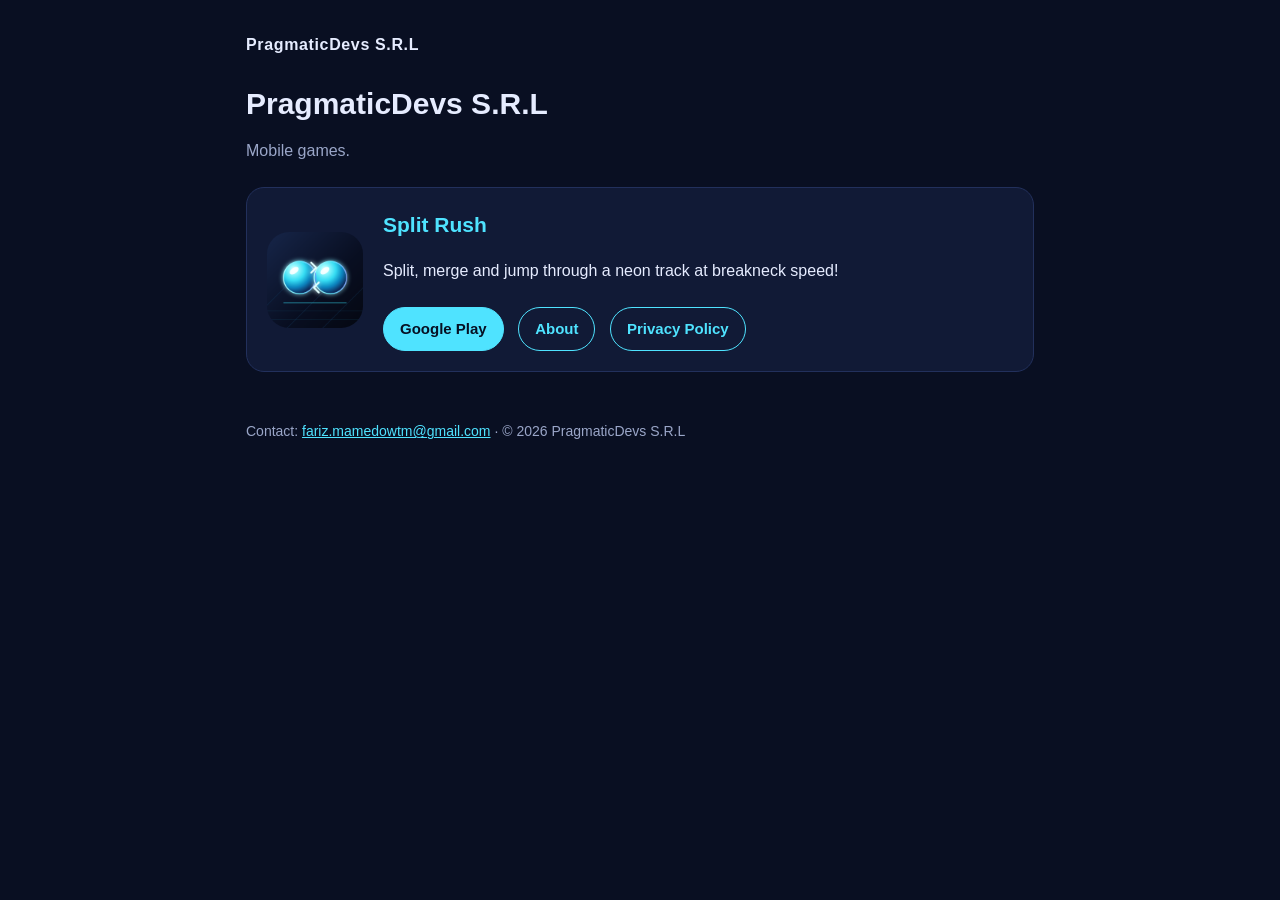
<file: index.html>
<!doctype html>
<html lang="en">
<head>
<meta charset="utf-8">
<meta name="viewport" content="width=device-width, initial-scale=1">
<title>PragmaticDevs S.R.L</title>
<meta name="description" content="PragmaticDevs S.R.L — mobile games.">
<link rel="icon" href="split-rush/icon.png">
<link rel="stylesheet" href="assets/style.css">
</head>
<body>
<div class="wrap">
<header class="site"><a href="./">PragmaticDevs S.R.L</a></header>
<h1>PragmaticDevs S.R.L</h1>
<p class="muted">Mobile games.</p>

<div class="card">
  <img src="split-rush/icon.png" alt="Split Rush icon" width="96" height="96">
  <div>
    <h2>Split Rush</h2>
    <p>Split, merge and jump through a neon track at breakneck speed!</p>
    <a class="btn primary" href="https://play.google.com/store/apps/details?id=com.splitrush.pragmaticdevs.io">Google Play</a>
    <a class="btn" href="split-rush/">About</a>
    <a class="btn" href="split-rush/privacy.html">Privacy Policy</a>
  </div>
</div>

<footer>Contact: <a href="mailto:fariz.mamedowtm@gmail.com">fariz.mamedowtm@gmail.com</a> · © 2026 PragmaticDevs S.R.L</footer>
</div>
</body>
</html>
</file>
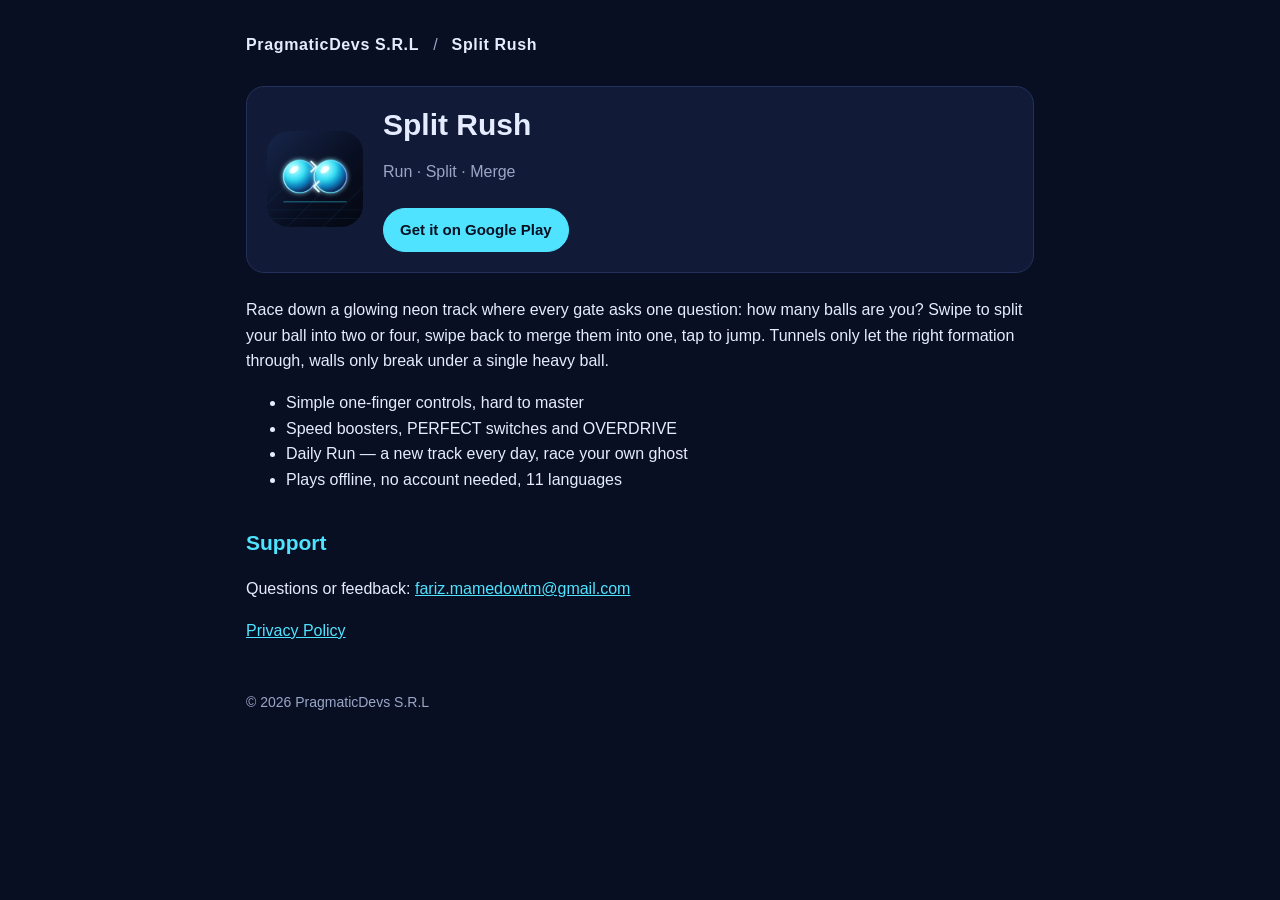
<file: split-rush/index.html>
<!doctype html>
<html lang="en">
<head>
<meta charset="utf-8">
<meta name="viewport" content="width=device-width, initial-scale=1">
<title>Split Rush</title>
<meta name="description" content="Split Rush — a neon runner where you split, merge and jump at breakneck speed.">
<link rel="icon" href="icon.png">
<link rel="stylesheet" href="../assets/style.css">
</head>
<body>
<div class="wrap">
<header class="site"><a href="../">PragmaticDevs S.R.L</a><span class="muted">/</span><a href="./">Split Rush</a></header>

<div class="card">
  <img src="icon.png" alt="Split Rush icon" width="96" height="96">
  <div>
    <h1>Split Rush</h1>
    <p class="muted">Run · Split · Merge</p>
    <a class="btn primary" href="https://play.google.com/store/apps/details?id=com.splitrush.pragmaticdevs.io">Get it on Google Play</a>
  </div>
</div>

<p>Race down a glowing neon track where every gate asks one question: how many balls are you? Swipe to split your ball into two or four, swipe back to merge them into one, tap to jump. Tunnels only let the right formation through, walls only break under a single heavy ball.</p>
<ul>
  <li>Simple one-finger controls, hard to master</li>
  <li>Speed boosters, PERFECT switches and OVERDRIVE</li>
  <li>Daily Run — a new track every day, race your own ghost</li>
  <li>Plays offline, no account needed, 11 languages</li>
</ul>

<h2>Support</h2>
<p>Questions or feedback: <a href="mailto:fariz.mamedowtm@gmail.com">fariz.mamedowtm@gmail.com</a></p>
<p><a href="privacy.html">Privacy Policy</a></p>

<footer>© 2026 PragmaticDevs S.R.L</footer>
</div>
</body>
</html>
</file>
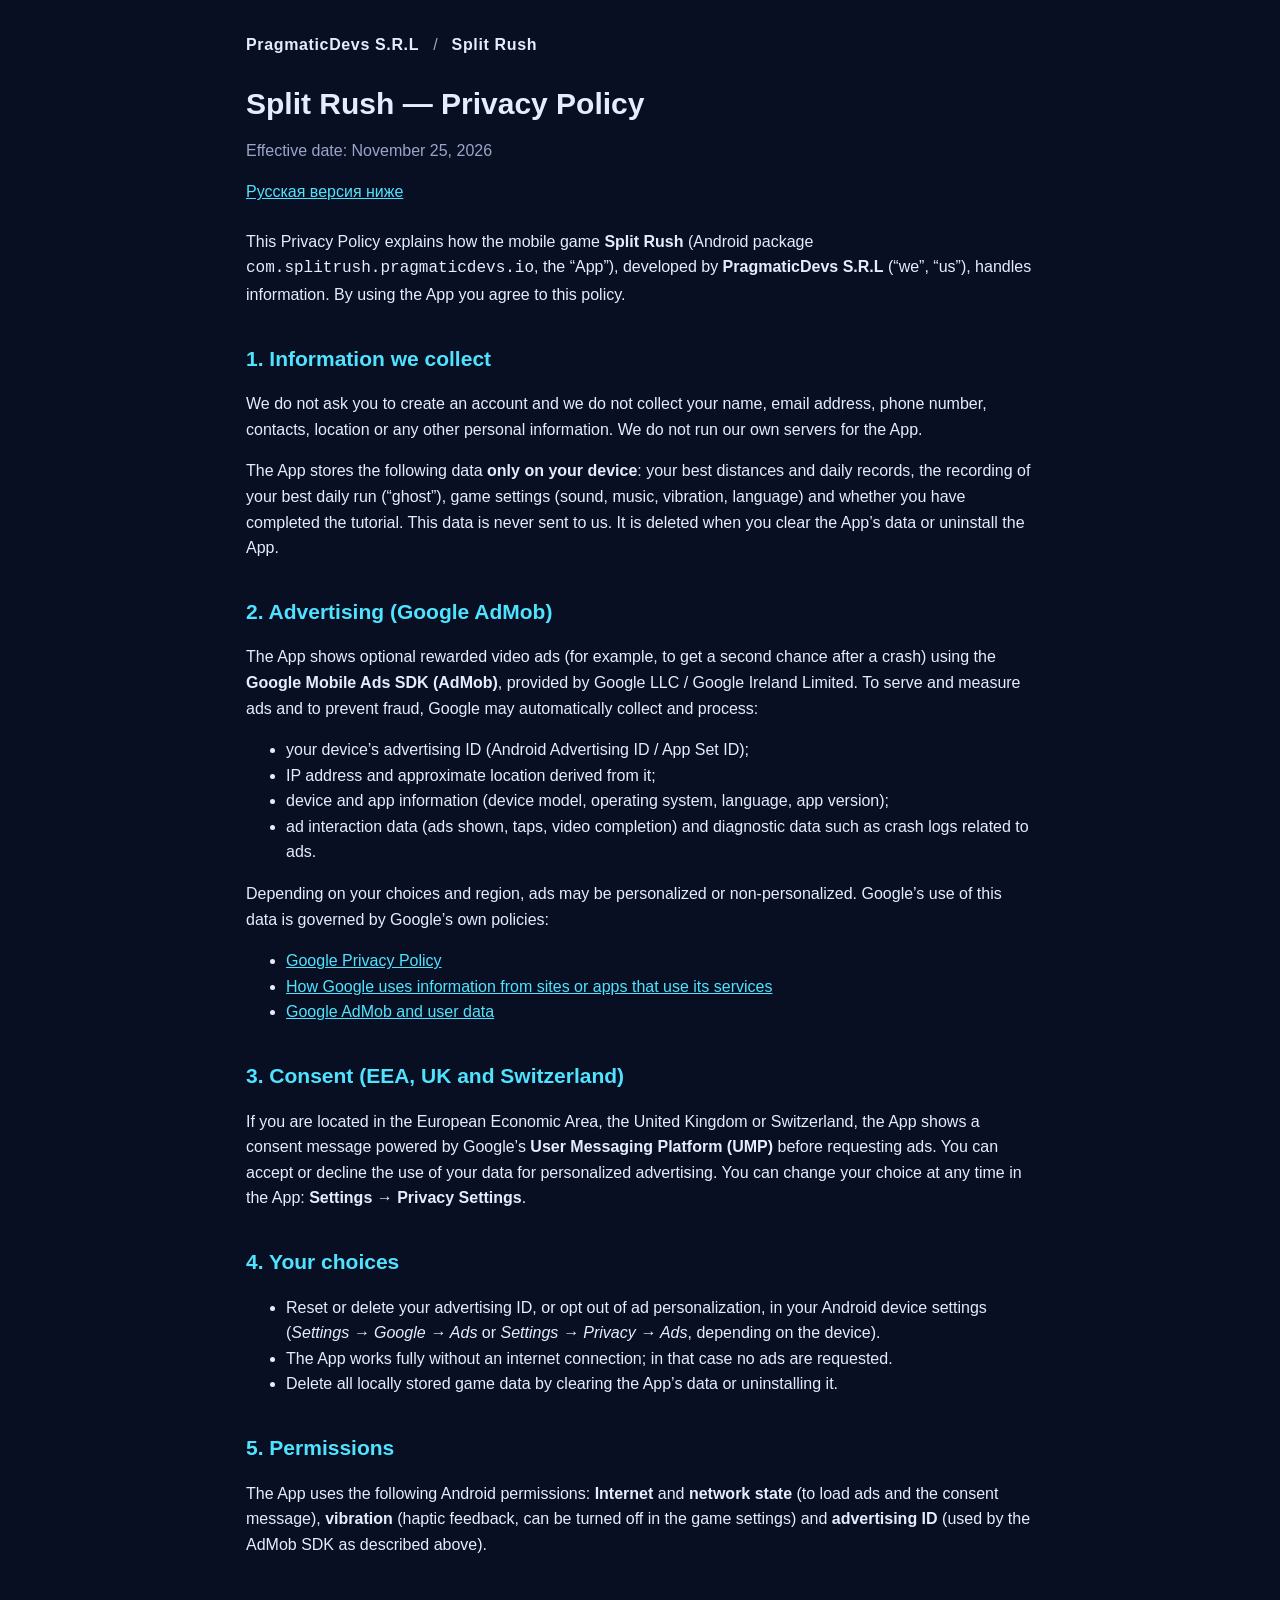
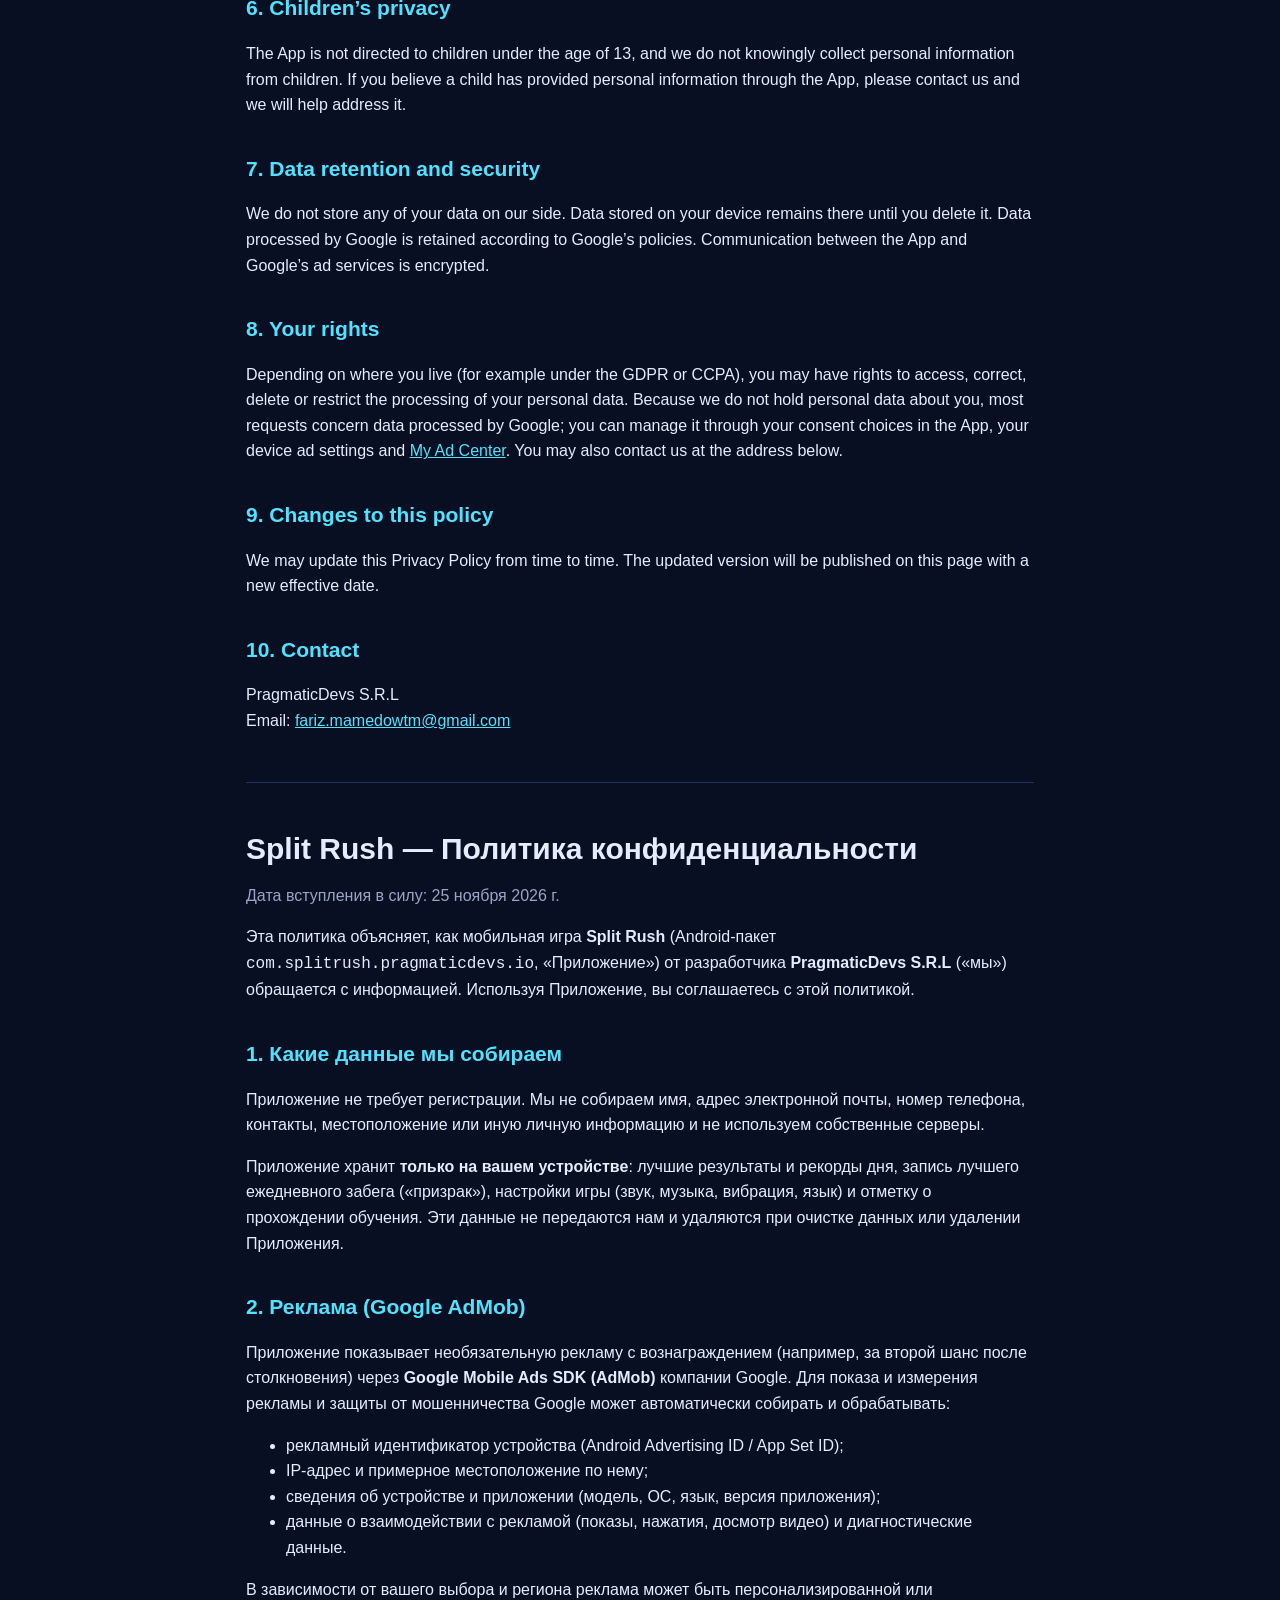
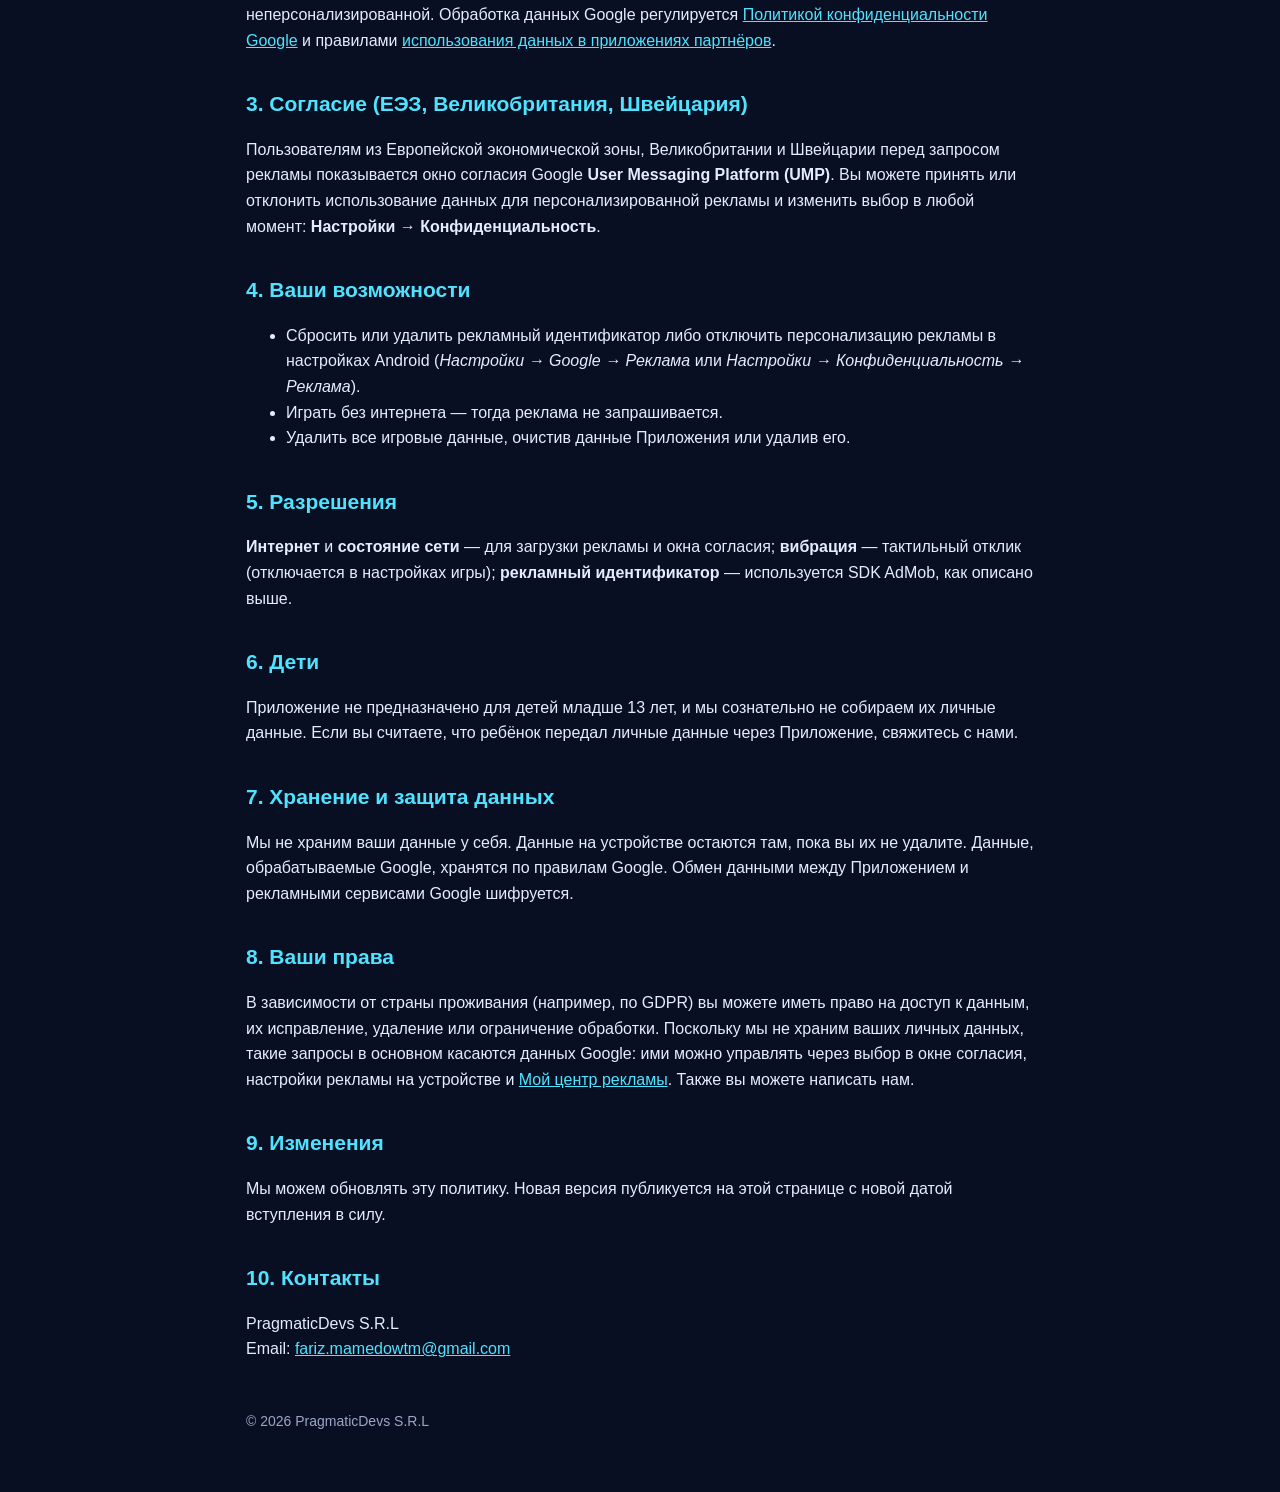
<file: split-rush/privacy.html>
<!doctype html>
<html lang="en">
<head>
<meta charset="utf-8">
<meta name="viewport" content="width=device-width, initial-scale=1">
<title>Split Rush — Privacy Policy</title>
<meta name="description" content="Privacy Policy for the Split Rush mobile game by PragmaticDevs S.R.L.">
<link rel="icon" href="icon.png">
<link rel="stylesheet" href="../assets/style.css">
</head>
<body>
<div class="wrap">

<header class="site"><a href="../">PragmaticDevs S.R.L</a><span class="muted">/</span><a href="./">Split Rush</a></header>

<h1>Split Rush — Privacy Policy</h1>
<p class="muted">Effective date: November 25, 2026</p>
<p class="lang"><a href="#ru">Русская версия ниже</a></p>

<p>This Privacy Policy explains how the mobile game <strong>Split Rush</strong> (Android package <code>com.splitrush.pragmaticdevs.io</code>, the “App”), developed by <strong>PragmaticDevs S.R.L</strong> (“we”, “us”), handles information. By using the App you agree to this policy.</p>

<h2>1. Information we collect</h2>
<p>We do not ask you to create an account and we do not collect your name, email address, phone number, contacts, location or any other personal information. We do not run our own servers for the App.</p>
<p>The App stores the following data <strong>only on your device</strong>: your best distances and daily records, the recording of your best daily run (“ghost”), game settings (sound, music, vibration, language) and whether you have completed the tutorial. This data is never sent to us. It is deleted when you clear the App’s data or uninstall the App.</p>

<h2>2. Advertising (Google AdMob)</h2>
<p>The App shows optional rewarded video ads (for example, to get a second chance after a crash) using the <strong>Google Mobile Ads SDK (AdMob)</strong>, provided by Google LLC / Google Ireland Limited. To serve and measure ads and to prevent fraud, Google may automatically collect and process:</p>
<ul>
  <li>your device’s advertising ID (Android Advertising ID / App Set ID);</li>
  <li>IP address and approximate location derived from it;</li>
  <li>device and app information (device model, operating system, language, app version);</li>
  <li>ad interaction data (ads shown, taps, video completion) and diagnostic data such as crash logs related to ads.</li>
</ul>
<p>Depending on your choices and region, ads may be personalized or non-personalized. Google’s use of this data is governed by Google’s own policies:</p>
<ul>
  <li><a href="https://policies.google.com/privacy" rel="noopener">Google Privacy Policy</a></li>
  <li><a href="https://policies.google.com/technologies/partner-sites" rel="noopener">How Google uses information from sites or apps that use its services</a></li>
  <li><a href="https://support.google.com/admob/answer/6128543" rel="noopener">Google AdMob and user data</a></li>
</ul>

<h2>3. Consent (EEA, UK and Switzerland)</h2>
<p>If you are located in the European Economic Area, the United Kingdom or Switzerland, the App shows a consent message powered by Google’s <strong>User Messaging Platform (UMP)</strong> before requesting ads. You can accept or decline the use of your data for personalized advertising. You can change your choice at any time in the App: <strong>Settings → Privacy Settings</strong>.</p>

<h2>4. Your choices</h2>
<ul>
  <li>Reset or delete your advertising ID, or opt out of ad personalization, in your Android device settings (<em>Settings → Google → Ads</em> or <em>Settings → Privacy → Ads</em>, depending on the device).</li>
  <li>The App works fully without an internet connection; in that case no ads are requested.</li>
  <li>Delete all locally stored game data by clearing the App’s data or uninstalling it.</li>
</ul>

<h2>5. Permissions</h2>
<p>The App uses the following Android permissions: <strong>Internet</strong> and <strong>network state</strong> (to load ads and the consent message), <strong>vibration</strong> (haptic feedback, can be turned off in the game settings) and <strong>advertising ID</strong> (used by the AdMob SDK as described above).</p>

<h2>6. Children’s privacy</h2>
<p>The App is not directed to children under the age of 13, and we do not knowingly collect personal information from children. If you believe a child has provided personal information through the App, please contact us and we will help address it.</p>

<h2>7. Data retention and security</h2>
<p>We do not store any of your data on our side. Data stored on your device remains there until you delete it. Data processed by Google is retained according to Google’s policies. Communication between the App and Google’s ad services is encrypted.</p>

<h2>8. Your rights</h2>
<p>Depending on where you live (for example under the GDPR or CCPA), you may have rights to access, correct, delete or restrict the processing of your personal data. Because we do not hold personal data about you, most requests concern data processed by Google; you can manage it through your consent choices in the App, your device ad settings and <a href="https://myadcenter.google.com/" rel="noopener">My Ad Center</a>. You may also contact us at the address below.</p>

<h2>9. Changes to this policy</h2>
<p>We may update this Privacy Policy from time to time. The updated version will be published on this page with a new effective date.</p>

<h2>10. Contact</h2>
<p>PragmaticDevs S.R.L<br>Email: <a href="mailto:fariz.mamedowtm@gmail.com">fariz.mamedowtm@gmail.com</a></p>

<hr>

<section id="ru" lang="ru">
<h1>Split Rush — Политика конфиденциальности</h1>
<p class="muted">Дата вступления в силу: 25 ноября 2026 г.</p>

<p>Эта политика объясняет, как мобильная игра <strong>Split Rush</strong> (Android-пакет <code>com.splitrush.pragmaticdevs.io</code>, «Приложение») от разработчика <strong>PragmaticDevs S.R.L</strong> («мы») обращается с информацией. Используя Приложение, вы соглашаетесь с этой политикой.</p>

<h2>1. Какие данные мы собираем</h2>
<p>Приложение не требует регистрации. Мы не собираем имя, адрес электронной почты, номер телефона, контакты, местоположение или иную личную информацию и не используем собственные серверы.</p>
<p>Приложение хранит <strong>только на вашем устройстве</strong>: лучшие результаты и рекорды дня, запись лучшего ежедневного забега («призрак»), настройки игры (звук, музыка, вибрация, язык) и отметку о прохождении обучения. Эти данные не передаются нам и удаляются при очистке данных или удалении Приложения.</p>

<h2>2. Реклама (Google AdMob)</h2>
<p>Приложение показывает необязательную рекламу с вознаграждением (например, за второй шанс после столкновения) через <strong>Google Mobile Ads SDK (AdMob)</strong> компании Google. Для показа и измерения рекламы и защиты от мошенничества Google может автоматически собирать и обрабатывать:</p>
<ul>
  <li>рекламный идентификатор устройства (Android Advertising ID / App Set ID);</li>
  <li>IP-адрес и примерное местоположение по нему;</li>
  <li>сведения об устройстве и приложении (модель, ОС, язык, версия приложения);</li>
  <li>данные о взаимодействии с рекламой (показы, нажатия, досмотр видео) и диагностические данные.</li>
</ul>
<p>В зависимости от вашего выбора и региона реклама может быть персонализированной или неперсонализированной. Обработка данных Google регулируется <a href="https://policies.google.com/privacy?hl=ru" rel="noopener">Политикой конфиденциальности Google</a> и правилами <a href="https://policies.google.com/technologies/partner-sites?hl=ru" rel="noopener">использования данных в приложениях партнёров</a>.</p>

<h2>3. Согласие (ЕЭЗ, Великобритания, Швейцария)</h2>
<p>Пользователям из Европейской экономической зоны, Великобритании и Швейцарии перед запросом рекламы показывается окно согласия Google <strong>User Messaging Platform (UMP)</strong>. Вы можете принять или отклонить использование данных для персонализированной рекламы и изменить выбор в любой момент: <strong>Настройки → Конфиденциальность</strong>.</p>

<h2>4. Ваши возможности</h2>
<ul>
  <li>Сбросить или удалить рекламный идентификатор либо отключить персонализацию рекламы в настройках Android (<em>Настройки → Google → Реклама</em> или <em>Настройки → Конфиденциальность → Реклама</em>).</li>
  <li>Играть без интернета — тогда реклама не запрашивается.</li>
  <li>Удалить все игровые данные, очистив данные Приложения или удалив его.</li>
</ul>

<h2>5. Разрешения</h2>
<p><strong>Интернет</strong> и <strong>состояние сети</strong> — для загрузки рекламы и окна согласия; <strong>вибрация</strong> — тактильный отклик (отключается в настройках игры); <strong>рекламный идентификатор</strong> — используется SDK AdMob, как описано выше.</p>

<h2>6. Дети</h2>
<p>Приложение не предназначено для детей младше 13 лет, и мы сознательно не собираем их личные данные. Если вы считаете, что ребёнок передал личные данные через Приложение, свяжитесь с нами.</p>

<h2>7. Хранение и защита данных</h2>
<p>Мы не храним ваши данные у себя. Данные на устройстве остаются там, пока вы их не удалите. Данные, обрабатываемые Google, хранятся по правилам Google. Обмен данными между Приложением и рекламными сервисами Google шифруется.</p>

<h2>8. Ваши права</h2>
<p>В зависимости от страны проживания (например, по GDPR) вы можете иметь право на доступ к данным, их исправление, удаление или ограничение обработки. Поскольку мы не храним ваших личных данных, такие запросы в основном касаются данных Google: ими можно управлять через выбор в окне согласия, настройки рекламы на устройстве и <a href="https://myadcenter.google.com/" rel="noopener">Мой центр рекламы</a>. Также вы можете написать нам.</p>

<h2>9. Изменения</h2>
<p>Мы можем обновлять эту политику. Новая версия публикуется на этой странице с новой датой вступления в силу.</p>

<h2>10. Контакты</h2>
<p>PragmaticDevs S.R.L<br>Email: <a href="mailto:fariz.mamedowtm@gmail.com">fariz.mamedowtm@gmail.com</a></p>
</section>

<footer>© 2026 PragmaticDevs S.R.L</footer>
</div>
</body>
</html>
</file>
<file: assets/style.css>
:root {
  --bg: #090f22;
  --surface: #111a36;
  --text: #e6ecff;
  --muted: #9aa6c8;
  --accent: #4fe3ff;
  --accent2: #c45cff;
  --border: #22305c;
}
* { box-sizing: border-box; }
html { -webkit-text-size-adjust: 100%; }
body {
  margin: 0;
  background: var(--bg);
  color: var(--text);
  font: 16px/1.6 -apple-system, BlinkMacSystemFont, "Segoe UI", Roboto, "Helvetica Neue", Arial, sans-serif;
}
a { color: var(--accent); }
.wrap { max-width: 820px; margin: 0 auto; padding: 32px 16px 64px; }
header.site { display: flex; align-items: center; gap: 14px; margin-bottom: 28px; }
header.site a { text-decoration: none; color: var(--text); font-weight: 700; letter-spacing: .04em; }
h1 { font-size: 30px; line-height: 1.2; margin: 0 0 8px; }
h2 { font-size: 21px; margin: 34px 0 8px; color: var(--accent); }
h3 { font-size: 17px; margin: 22px 0 6px; }
p, li { color: var(--text); }
.muted { color: var(--muted); }
.card {
  display: flex; gap: 20px; align-items: center;
  background: var(--surface); border: 1px solid var(--border);
  border-radius: 18px; padding: 20px; margin: 24px 0;
}
.card img { width: 96px; height: 96px; border-radius: 22px; flex: none; }
.card h2 { margin: 0 0 4px; }
.btn {
  display: inline-block; margin: 8px 10px 0 0; padding: 9px 16px;
  border-radius: 999px; border: 1px solid var(--accent);
  color: var(--accent); text-decoration: none; font-weight: 600; font-size: 15px;
}
.btn.primary { background: var(--accent); color: #061023; }
.lang { margin: 8px 0 24px; }
hr { border: 0; border-top: 1px solid var(--border); margin: 48px 0; }
footer { margin-top: 48px; color: var(--muted); font-size: 14px; }
@media (max-width: 520px) {
  .card { flex-direction: column; align-items: flex-start; }
  h1 { font-size: 26px; }
}
</file>
